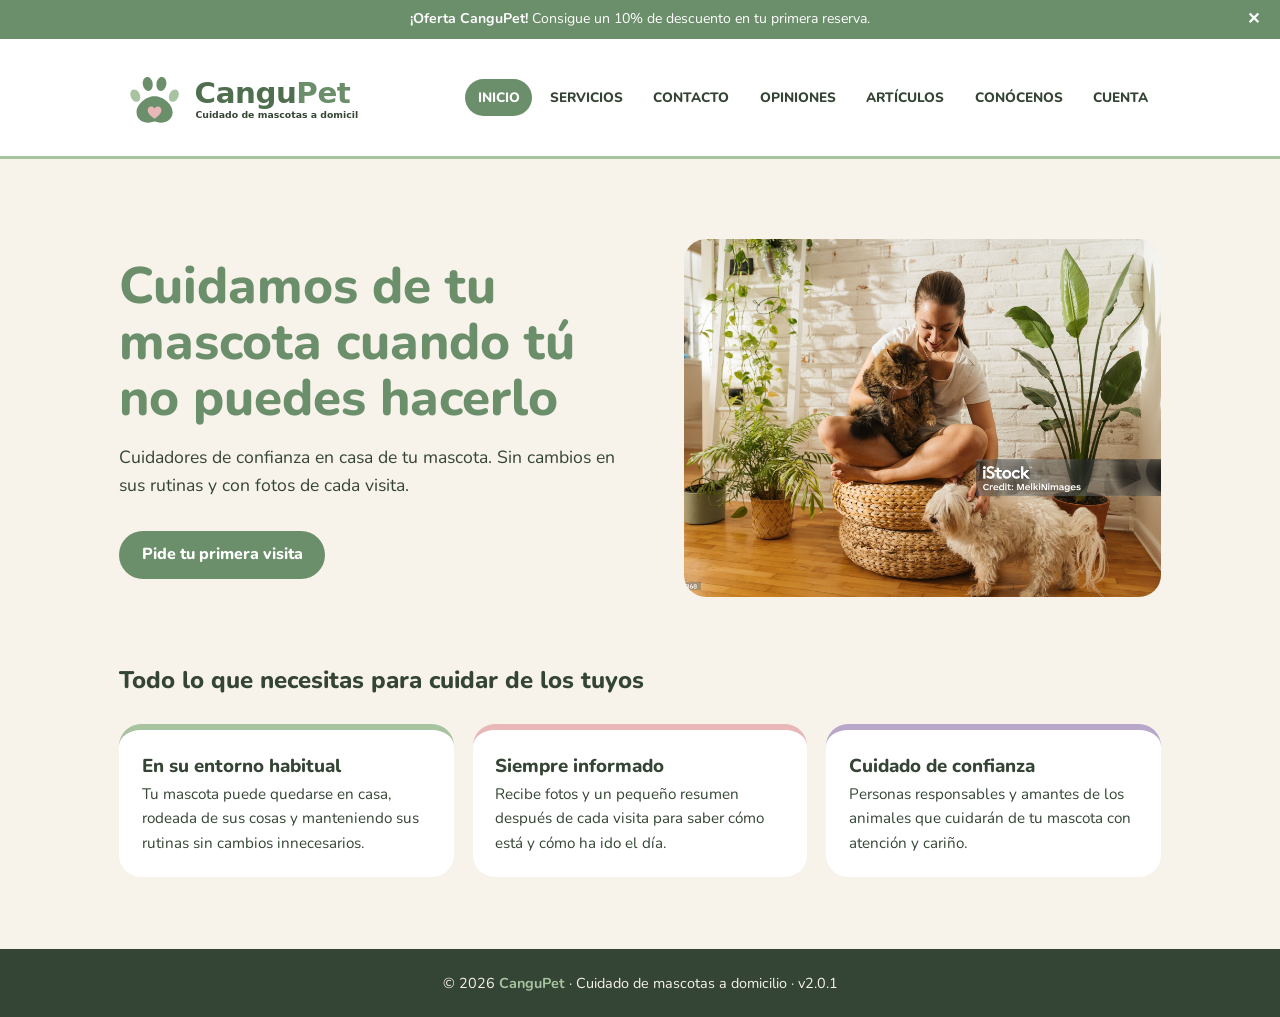
<file: index.html>
<!DOCTYPE html>
<html lang="es">

<head>
    <meta charset="utf-8">
    <meta name="viewport" content="width=device-width, initial-scale=1">
    <title>CanguPet · Cuidado de mascotas a domicilio</title>
    <meta name="description"
        content="Cuidamos de tu perro o tu gato en casa cuando tú no puedes. Personas cercanas y de confianza, con fotos y resumen tras cada visita. Pide tu primera visita.">

    <link rel="preconnect" href="https://fonts.googleapis.com">
    <link rel="preconnect" href="https://fonts.gstatic.com" crossorigin>
    <link href="https://fonts.googleapis.com/css2?family=Nunito:wght@400;600;800&display=swap" rel="stylesheet">

    <link rel="stylesheet" href="estilos.css">
</head>

<body>

    <div class="top-banner" id="topBanner">
        <span>
            <strong>¡Oferta CanguPet!</strong>
            Consigue un 10% de descuento en tu primera reserva.
        </span>

        <button class="banner-close"
            onclick="document.getElementById('topBanner').style.display='none'"
            aria-label="Cerrar aviso">
            ✕
        </button>
    </div>

    <header>
        <div class="bar">

            <a class="brand" href="index.html">
                <img src="imagenes/cangupet-frase.svg" alt="CanguPet, cuidado de mascotas a domicilio" width="240"
                    height="76">
            </a>

            <nav aria-label="Principal">
                <a class="on" href="index.html" aria-current="page">INICIO</a>
                <a href="servicio.html">SERVICIOS</a>
                <a href="contact.html">CONTACTO</a>
                <a href="opiniones.html">OPINIONES</a>
                <a href="articulo.html">ARTÍCULOS</a>
                <a href="conocenos.html">CONÓCENOS</a>
                <a href="cuenta.html">CUENTA</a>
            </nav>

        </div>
    </header>

    <main>

        <section class="hero">

            <div class="hero-texto">
                <h1>Cuidamos de tu mascota cuando tú no puedes hacerlo</h1>

                <p>
                    Cuidadores de confianza en casa de tu mascota. Sin cambios en
                    sus rutinas y con fotos de cada visita.
                </p>

                <a class="btn" href="contact.html">Pide tu primera visita</a>
            </div>

            <img class="hero-foto" src="imagenes/foto-inicio.jpg"
                alt="Cuidadora sonriente sentada en casa con un gato en brazos mientras acaricia a un perro blanco"
                width="2048" height="1365">

        </section>

        <section aria-labelledby="ventajas">
            <h2 id="ventajas">Todo lo que necesitas para cuidar de los tuyos</h2>

            <div class="grid">

                <article class="card">
                    <h3>En su entorno habitual</h3>
                    <p>
                        Tu mascota puede quedarse en casa, rodeada de sus cosas
                        y manteniendo sus rutinas sin cambios innecesarios.
                    </p>
                </article>

                <article class="card">
                    <h3>Siempre informado</h3>
                    <p>
                        Recibe fotos y un pequeño resumen después de cada visita
                        para saber cómo está y cómo ha ido el día.
                    </p>
                </article>

                <article class="card">
                    <h3>Cuidado de confianza</h3>
                    <p>
                        Personas responsables y amantes de los animales que
                        cuidarán de tu mascota con atención y cariño.
                    </p>
                </article>

            </div>
        </section>

    </main>

    <footer>
        © 2026 <b>CanguPet</b> · Cuidado de mascotas a domicilio · v2.0.1
    </footer>

</body>

</html>
</file>
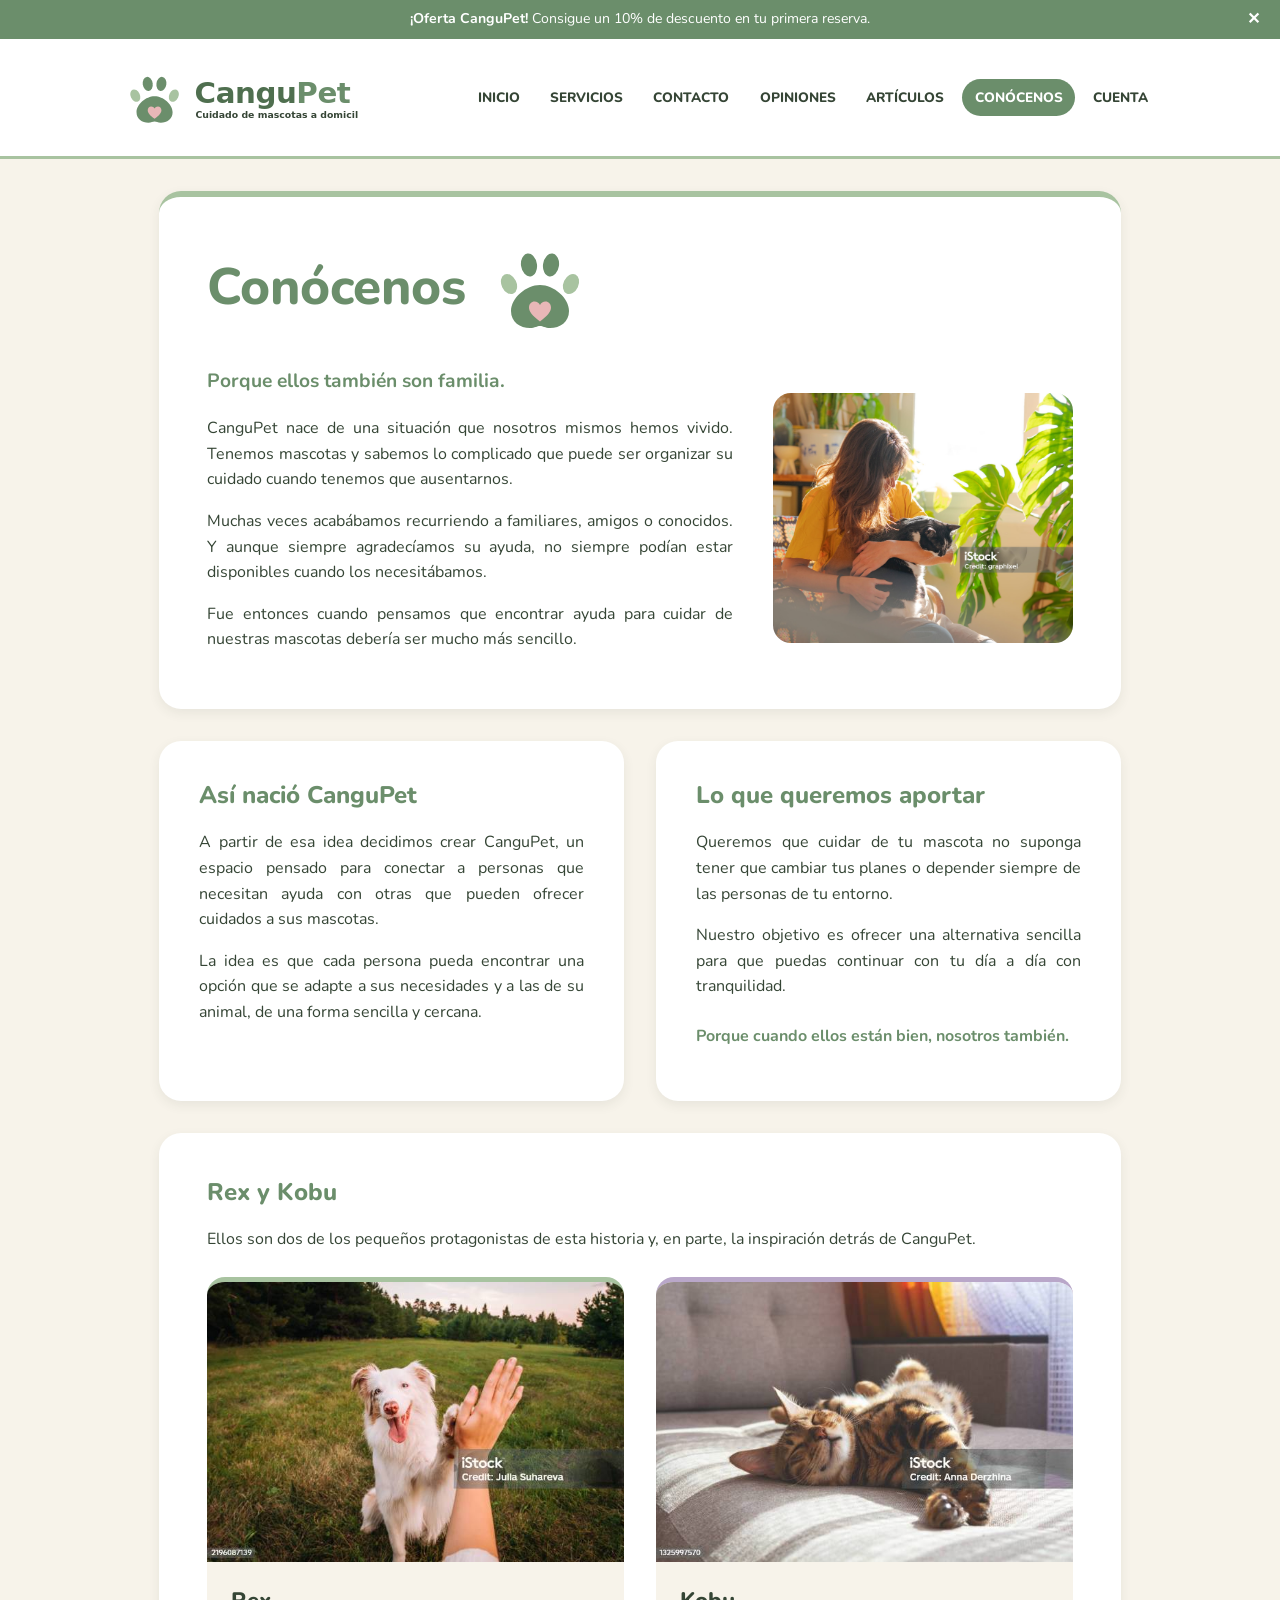
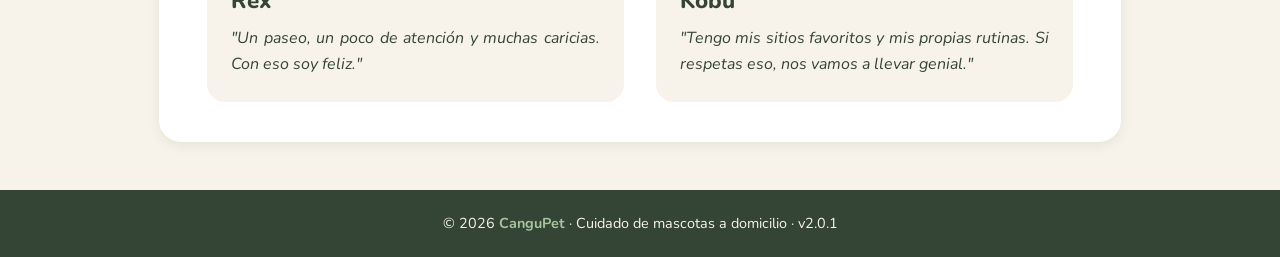
<file: conocenos.html>
<!DOCTYPE html>
<html lang="es">

<head>
    <meta charset="UTF-8">
    <meta name="viewport" content="width=device-width, initial-scale=1.0">

    <title>Conócenos - CanguPet</title>

    <link rel="preconnect" href="https://fonts.googleapis.com">
    <link rel="preconnect" href="https://fonts.gstatic.com" crossorigin>
    <link href="https://fonts.googleapis.com/css2?family=Nunito:wght@400;600;800&display=swap"
        rel="stylesheet">

    <link rel="stylesheet" href="estilos.css">
</head>

<body>

    <div class="top-banner" id="topBanner">
        <span>
            <strong>¡Oferta CanguPet!</strong>
            Consigue un 10% de descuento en tu primera reserva.
        </span>

        <button class="banner-close"
            onclick="document.getElementById('topBanner').style.display='none'"
            aria-label="Cerrar aviso">
            ✕
        </button>
    </div>

    <header>
        <div class="bar">

            <a class="brand" href="index.html">
                <img src="imagenes/cangupet-frase.svg"
                    alt="CanguPet, cuidado de mascotas a domicilio"
                    width="240"
                    height="76">
            </a>

            <nav aria-label="Principal">
                <a href="index.html">INICIO</a>
                <a href="servicio.html">SERVICIOS</a>
                <a href="contact.html">CONTACTO</a>
                <a href="opiniones.html">OPINIONES</a>
                <a href="articulo.html">ARTÍCULOS</a>
                <a class="on" href="conocenos.html" aria-current="page">CONÓCENOS</a>
                <a href="cuenta.html">CUENTA</a>
            </nav>

        </div>
    </header>

    <main class="conocenos-main">

        <!-- INTRODUCCIÓN -->

        <section class="conocenos-intro">

            <div class="conocenos-intro-cabecera">

                <h1>Conócenos</h1>

                <img class="conocenos-logo"
                    src="imagenes/cangupet-logo.svg"
                    alt="Logo de CanguPet">

            </div>

            <div class="conocenos-intro-contenido">

                <div class="conocenos-intro-texto">

                    <p class="destacado">
                        <strong>Porque ellos también son familia.</strong>
                    </p>

                    <p>
                        CanguPet nace de una situación que nosotros mismos hemos vivido.
                        Tenemos mascotas y sabemos lo complicado que puede ser organizar
                        su cuidado cuando tenemos que ausentarnos.
                    </p>

                    <p>
                        Muchas veces acabábamos recurriendo a familiares, amigos o
                        conocidos. Y aunque siempre agradecíamos su ayuda, no siempre
                        podían estar disponibles cuando los necesitábamos.
                    </p>

                    <p>
                        Fue entonces cuando pensamos que encontrar ayuda para cuidar de
                        nuestras mascotas debería ser mucho más sencillo.
                    </p>

                </div>

                <img class="conocenos-imagen"
                    src="imagenes/conocenos.jpg"
                    alt="Imagen relacionada con el cuidado de mascotas">

            </div>

        </section>

        <!-- DOS COLUMNAS -->

        <div class="conocenos-columnas">

            <section>

                <h2>Así nació CanguPet</h2>

                <p>
                    A partir de esa idea decidimos crear CanguPet, un espacio
                    pensado para conectar a personas que necesitan ayuda con
                    otras que pueden ofrecer cuidados a sus mascotas.
                </p>

                <p>
                    La idea es que cada persona pueda encontrar una opción que
                    se adapte a sus necesidades y a las de su animal, de una
                    forma sencilla y cercana.
                </p>

            </section>

            <section>

                <h2>Lo que queremos aportar</h2>

                <p>
                    Queremos que cuidar de tu mascota no suponga tener que
                    cambiar tus planes o depender siempre de las personas de
                    tu entorno.
                </p>

                <p>
                    Nuestro objetivo es ofrecer una alternativa sencilla para
                    que puedas continuar con tu día a día con tranquilidad.
                </p>

                <p class="frase-final">
                    <strong>
                        Porque cuando ellos están bien, nosotros también.
                    </strong>
                </p>

            </section>

        </div>

        <!-- REX Y KOBU -->

        <section class="conocenos-mascotas">

            <h2>Rex y Kobu</h2>

            <p>
                Ellos son dos de los pequeños protagonistas de esta historia y,
                en parte, la inspiración detrás de CanguPet.
            </p>

            <div class="mascotas-grid">

                <article class="mascota-card">

                    <img src="imagenes/rex.jpg"
                        alt="Rex, perro de CanguPet">

                    <div class="mascota-info">

                        <h3>Rex</h3>

                        <p>
                            <em>
                                "Un paseo, un poco de atención y muchas caricias.
                                Con eso soy feliz."
                            </em>
                        </p>

                    </div>

                </article>

                <article class="mascota-card">

                    <img src="imagenes/kobu.jpg"
                        alt="Kobu, gato de CanguPet">

                    <div class="mascota-info">

                        <h3>Kobu</h3>

                        <p>
                            <em>
                                "Tengo mis sitios favoritos y mis propias rutinas.
                                Si respetas eso, nos vamos a llevar genial."
                            </em>
                        </p>

                    </div>

                </article>

            </div>

        </section>

    </main>

    <footer>
        © 2026 <b>CanguPet</b> · Cuidado de mascotas a domicilio · v2.0.1
    </footer>

</body>

</html>
</file>
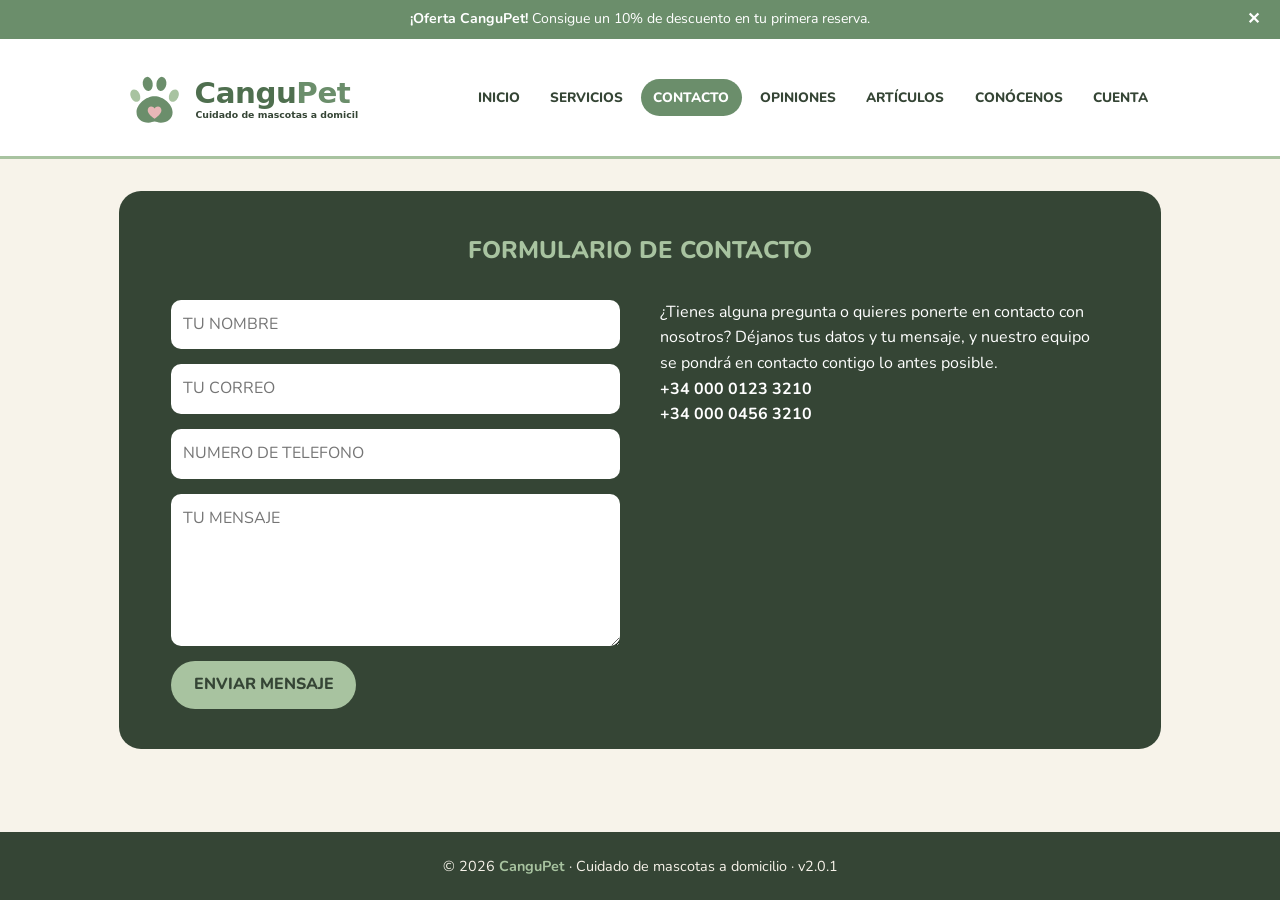
<file: contact.html>
<!DOCTYPE html>
<html lang="es">

<head>
    <meta charset="UTF-8">
    <meta name="viewport" content="width=device-width, initial-scale=1.0">

    <title>CanguPet - Contact</title>

    <link rel="preconnect" href="https://fonts.googleapis.com">
    <link rel="preconnect" href="https://fonts.gstatic.com" crossorigin>
    <link href="https://fonts.googleapis.com/css2?family=Nunito:wght@400;600;800&display=swap"
        rel="stylesheet">

    <link rel="stylesheet" href="estilos.css">
</head>

<body>

    <div class="top-banner" id="topBanner">
        <span>
            <strong>¡Oferta CanguPet!</strong>
            Consigue un 10% de descuento en tu primera reserva.
        </span>

        <button class="banner-close"
            onclick="document.getElementById('topBanner').style.display='none'"
            aria-label="Cerrar aviso">
            ✕
        </button>
    </div>

    <header>
        <div class="bar">

            <a class="brand" href="index.html">
                <img src="imagenes/cangupet-frase.svg"
                    alt="CanguPet, cuidado de mascotas a domicilio"
                    width="240"
                    height="76">
            </a>

            <nav aria-label="Principal">
                <a href="index.html">INICIO</a>
                <a href="servicio.html">SERVICIOS</a>
                <a class="on" href="contact.html" aria-current="page">CONTACTO</a>
                <a href="opiniones.html">OPINIONES</a>
                <a href="articulo.html">ARTÍCULOS</a>
                <a href="conocenos.html">CONÓCENOS</a>
                <a href="cuenta.html">CUENTA</a>
            </nav>

        </div>
    </header>

    <main>

        <div class="contact-page">

            <h2>FORMULARIO DE CONTACTO</h2>

            <div class="two-columns">

                <!-- Left Column: The Form -->
                <form action="#" method="post" class="form-side">

                    <input type="text" name="name" placeholder="TU NOMBRE" required>

                    <input type="email" name="email" placeholder="TU CORREO" required>

                    <div class="split-inputs">
                        <input type="tel" name="phone" placeholder="NUMERO DE TELEFONO" required>
                    </div>

                    <textarea name="message" rows="5" placeholder="TU MENSAJE" required></textarea>

                    <button type="submit">ENVIAR MENSAJE</button>

                </form>

                <!-- Right Column: The Info -->
                <div class="info-side">

                    <p>
                        ¿Tienes alguna pregunta o quieres ponerte en contacto con nosotros?
                        Déjanos tus datos y tu mensaje, y nuestro equipo se pondrá en contacto
                        contigo lo antes posible.
                    </p>

                    <h4>+34 000 0123 3210</h4>
                    <h4>+34 000 0456 3210</h4>

                </div>

            </div>

        </div>

    </main>

    <footer>
        © 2026 <b>CanguPet</b> · Cuidado de mascotas a domicilio · v2.0.1
    </footer>

</body>

</html>
</file>
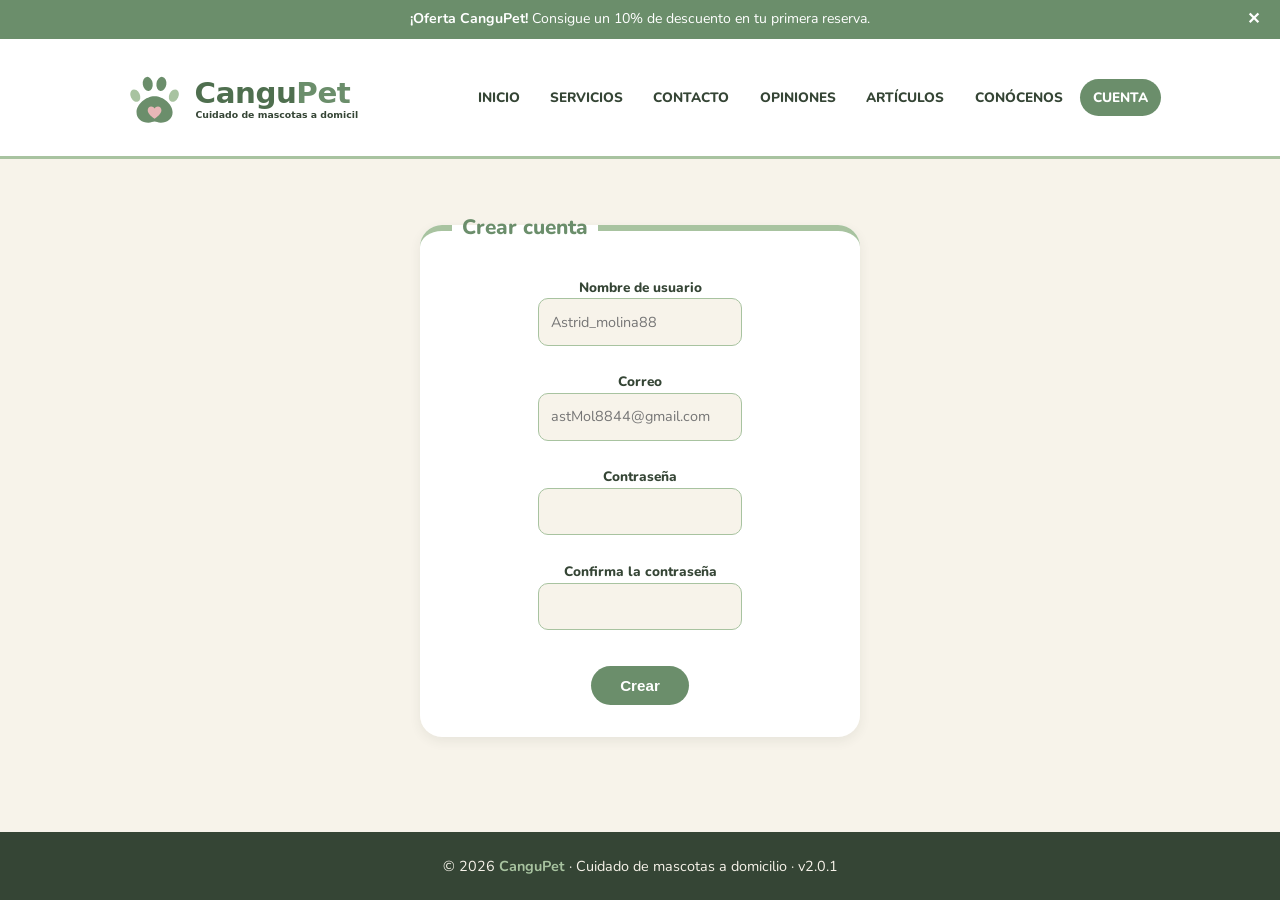
<file: cuenta.html>
<!DOCTYPE html>
<html lang="es">

<head>
    <meta charset="UTF-8">
    <meta name="viewport" content="width=device-width, initial-scale=1.0">

    <title>Registro - CanguPet</title>

    <link rel="preconnect" href="https://fonts.googleapis.com">
    <link rel="preconnect" href="https://fonts.gstatic.com" crossorigin>
    <link href="https://fonts.googleapis.com/css2?family=Nunito:wght@400;600;800&display=swap"
        rel="stylesheet">

    <link rel="stylesheet" href="estilos.css">
    <script src="scrip.js" defer></script>
</head>

<body>

    <div class="top-banner" id="topBanner">
        <span>
            <strong>¡Oferta CanguPet!</strong>
            Consigue un 10% de descuento en tu primera reserva.
        </span>

        <button class="banner-close"
            onclick="document.getElementById('topBanner').style.display='none'"
            aria-label="Cerrar aviso">
            ✕
        </button>
    </div>

    <header>
        <div class="bar">

            <a class="brand" href="index.html">
                <img src="imagenes/cangupet-frase.svg"
                    alt="CanguPet, cuidado de mascotas a domicilio"
                    width="240"
                    height="76">
            </a>

            <nav aria-label="Principal">
                <a href="index.html">INICIO</a>
                <a href="servicio.html">SERVICIOS</a>
                <a href="contact.html">CONTACTO</a>
                <a href="opiniones.html">OPINIONES</a>
                <a href="articulo.html">ARTÍCULOS</a>
                <a href="conocenos.html">CONÓCENOS</a>
                <a class="on" href="cuenta.html" aria-current="page">CUENTA</a>
            </nav>

        </div>
    </header>

    <main>

        <div class="registro-container">

            <form>
                <fieldset class="caja">

                    <legend id="titulo">Crear cuenta</legend>

                    <label for="nombre">Nombre de usuario</label>
                    <input type="text" id="nombre" placeholder="Astrid_molina88"><br>

                    <label for="correo">Correo</label>
                    <input type="email" id="correo" placeholder="astMol8844@gmail.com"><br>

                    <label for="contraseña">Contraseña</label>
                    <input type="password" id="contraseña"><br>

                    <label for="confirm">Confirma la contraseña</label>
                    <input type="password" id="confirm"><br>

                    <button type="submit" id="crear_cuenta">Crear</button>

                </fieldset>
            </form>

        </div>

    </main>

    <footer>
        © 2026 <b>CanguPet</b> · Cuidado de mascotas a domicilio · v2.0.1
    </footer>

</body>

</html>
</file>
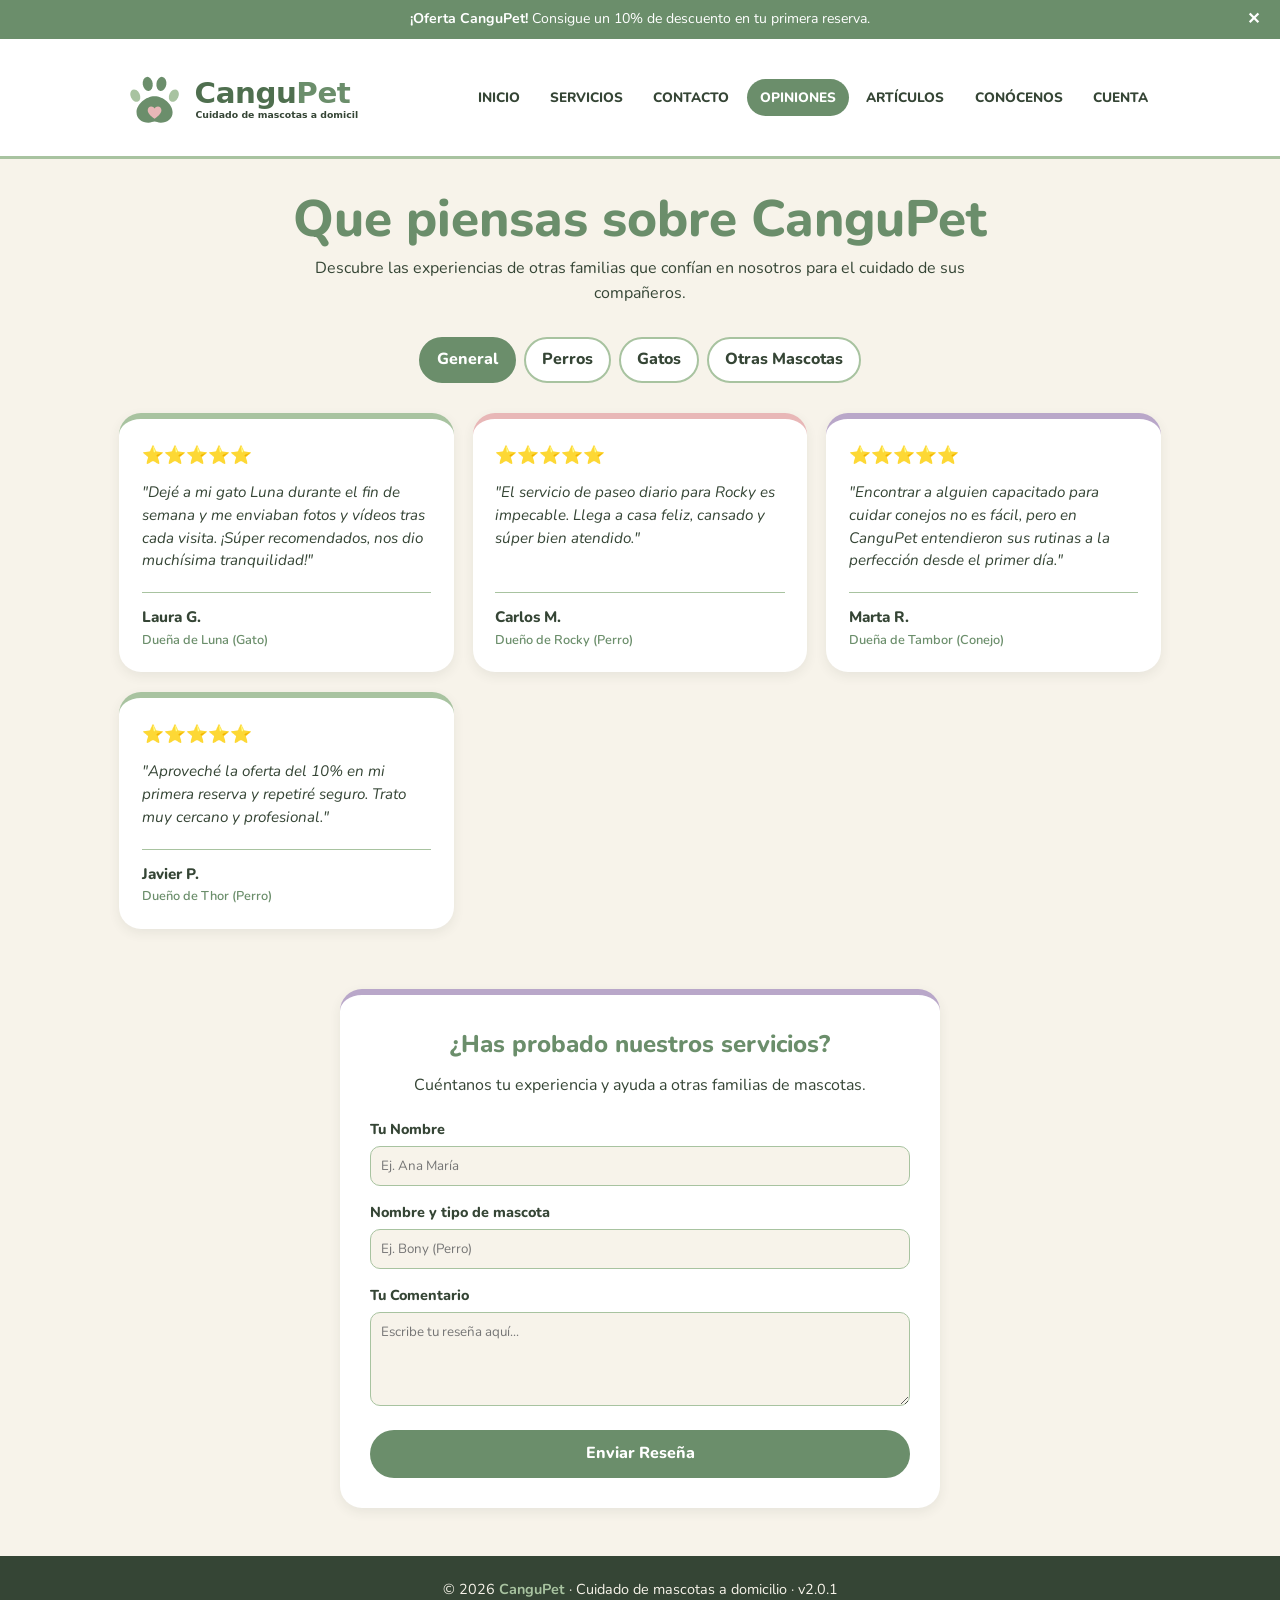
<file: opiniones.html>
<!DOCTYPE html>
<html lang="es">

<head>
    <meta charset="UTF-8">
    <meta name="viewport" content="width=device-width, initial-scale=1.0">

    <title>CanguPet - Opiniones de Clientes</title>

    <link rel="preconnect" href="https://fonts.googleapis.com">
    <link rel="preconnect" href="https://fonts.gstatic.com" crossorigin>
    <link href="https://fonts.googleapis.com/css2?family=Nunito:wght@400;600;800&display=swap"
        rel="stylesheet">

    <link rel="stylesheet" href="estilos.css">
</head>

<body>

    <div class="top-banner" id="topBanner">
        <span>
            <strong>¡Oferta CanguPet!</strong>
            Consigue un 10% de descuento en tu primera reserva.
        </span>

        <button class="banner-close"
            onclick="document.getElementById('topBanner').style.display='none'"
            aria-label="Cerrar aviso">
            ✕
        </button>
    </div>

    <header>
        <div class="bar">

            <a class="brand" href="index.html">
                <img src="imagenes/cangupet-frase.svg"
                    alt="CanguPet, cuidado de mascotas a domicilio"
                    width="240"
                    height="76">
            </a>

            <nav aria-label="Principal">
                <a href="index.html">INICIO</a>
                <a href="servicio.html">SERVICIOS</a>
                <a href="contact.html">CONTACTO</a>
                <a class="on" href="opiniones.html" aria-current="page">OPINIONES</a>
                <a href="articulo.html">ARTÍCULOS</a>
                <a href="conocenos.html">CONÓCENOS</a>
                <a href="cuenta.html">CUENTA</a>
            </nav>

        </div>
    </header>

    <main class="opiniones-main">

        <h1>Que piensas sobre CanguPet</h1>

        <p class="subtitle">
            Descubre las experiencias de otras familias que confían en nosotros
            para el cuidado de sus compañeros.
        </p>

        <!-- Filtros de Opiniones -->

        <div class="filter-container">

            <button class="filter-btn active" data-filter="todos">
                General
            </button>

            <button class="filter-btn" data-filter="perros">
                Perros
            </button>

            <button class="filter-btn" data-filter="gatos">
                Gatos
            </button>

            <button class="filter-btn" data-filter="otros">
                Otras Mascotas
            </button>

        </div>

        <!-- Cuadro de Reseñas -->

        <div class="opiniones-grid">

            <article class="opinion-card" data-category="gatos">

                <div class="stars">⭐⭐⭐⭐⭐</div>

                <p class="comentario">
                    "Dejé a mi gato Luna durante el fin de semana y me enviaban
                    fotos y vídeos tras cada visita. ¡Súper recomendados, nos dio
                    muchísima tranquilidad!"
                </p>

                <div class="autor-info">
                    <span class="autor-nombre">Laura G.</span>
                    <span class="mascota-tag">Dueña de Luna (Gato)</span>
                </div>

            </article>

            <article class="opinion-card" data-category="perros">

                <div class="stars">⭐⭐⭐⭐⭐</div>

                <p class="comentario">
                    "El servicio de paseo diario para Rocky es impecable. Llega a
                    casa feliz, cansado y súper bien atendido."
                </p>

                <div class="autor-info">
                    <span class="autor-nombre">Carlos M.</span>
                    <span class="mascota-tag">Dueño de Rocky (Perro)</span>
                </div>

            </article>

            <article class="opinion-card" data-category="otros">

                <div class="stars">⭐⭐⭐⭐⭐</div>

                <p class="comentario">
                    "Encontrar a alguien capacitado para cuidar conejos no es fácil,
                    pero en CanguPet entendieron sus rutinas a la perfección desde
                    el primer día."
                </p>

                <div class="autor-info">
                    <span class="autor-nombre">Marta R.</span>
                    <span class="mascota-tag">Dueña de Tambor (Conejo)</span>
                </div>

            </article>

            <article class="opinion-card" data-category="perros">

                <div class="stars">⭐⭐⭐⭐⭐</div>

                <p class="comentario">
                    "Aproveché la oferta del 10% en mi primera reserva y repetiré
                    seguro. Trato muy cercano y profesional."
                </p>

                <div class="autor-info">
                    <span class="autor-nombre">Javier P.</span>
                    <span class="mascota-tag">Dueño de Thor (Perro)</span>
                </div>

            </article>

        </div>

        <!-- Formulario para Dejar Opinión -->

        <section class="nueva-opinion-section">

            <h2>¿Has probado nuestros servicios?</h2>

            <p>
                Cuéntanos tu experiencia y ayuda a otras familias de mascotas.
            </p>

            <form id="formOpinion" class="caja-opinion">

                <div class="form-group">

                    <label for="nombreCliente">
                        Tu Nombre
                    </label>

                    <input type="text"
                        id="nombreCliente"
                        placeholder="Ej. Ana María"
                        required>

                </div>

                <div class="form-group">

                    <label for="nombreMascota">
                        Nombre y tipo de mascota
                    </label>

                    <input type="text"
                        id="nombreMascota"
                        placeholder="Ej. Bony (Perro)"
                        required>

                </div>

                <div class="form-group">

                    <label for="textoOpinion">
                        Tu Comentario
                    </label>

                    <textarea id="textoOpinion"
                        rows="4"
                        placeholder="Escribe tu reseña aquí..."
                        required></textarea>

                </div>

                <button type="submit" class="btn">
                    Enviar Reseña
                </button>

            </form>

        </section>

    </main>

    <footer>
        © 2026 <b>CanguPet</b> · Cuidado de mascotas a domicilio · v2.0.1
    </footer>

    <script src="opiniones.js" defer></script>

</body>

</html>
</file>
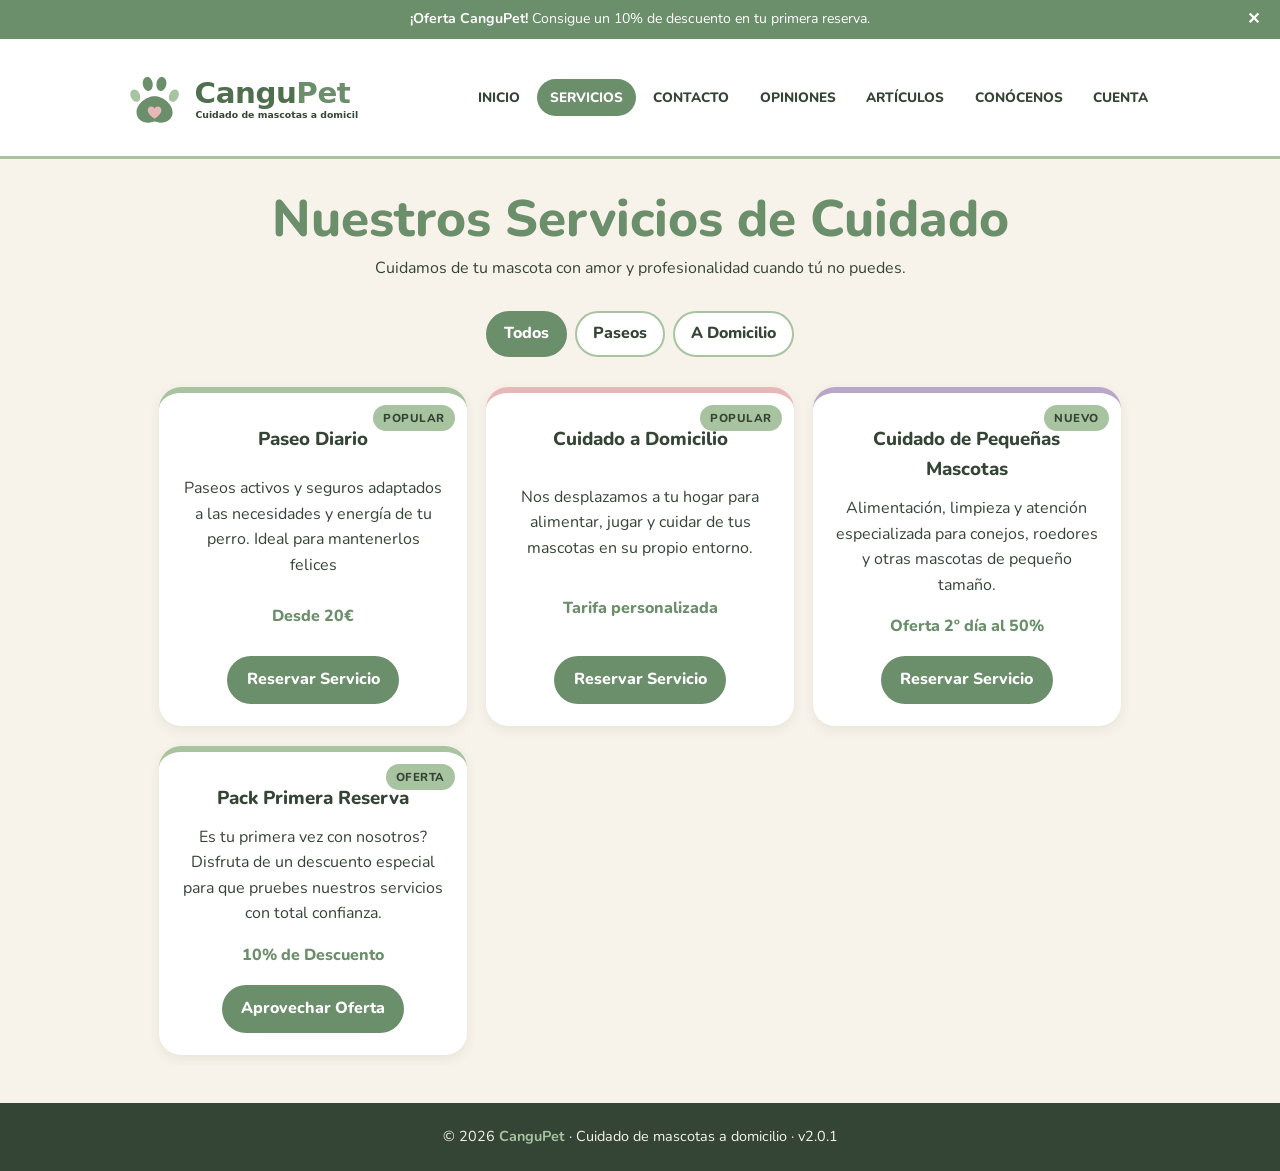
<file: servicio.html>
<!DOCTYPE html>
<html lang="es">

<head>
    <meta charset="UTF-8">
    <meta name="viewport" content="width=device-width, initial-scale=1.0">

    <title>CanguPet - Nuestros Servicios</title>

    <link rel="preconnect" href="https://fonts.googleapis.com">
    <link rel="preconnect" href="https://fonts.gstatic.com" crossorigin>
    <link href="https://fonts.googleapis.com/css2?family=Nunito:wght@400;600;800&display=swap"
        rel="stylesheet">

    <link rel="stylesheet" href="estilos.css">
    <script src="servicios.js" defer></script>
</head>

<body>

    <div class="top-banner" id="topBanner">
        <span>
            <strong>¡Oferta CanguPet!</strong>
            Consigue un 10% de descuento en tu primera reserva.
        </span>

        <button class="banner-close"
            onclick="document.getElementById('topBanner').style.display='none'"
            aria-label="Cerrar aviso">
            ✕
        </button>
    </div>

    <header>
        <div class="bar">

            <a class="brand" href="index.html">
                <img src="imagenes/cangupet-frase.svg"
                    alt="CanguPet, cuidado de mascotas a domicilio"
                    width="240"
                    height="76">
            </a>

            <nav aria-label="Principal">
                <a href="index.html">INICIO</a>
                <a class="on" href="servicio.html" aria-current="page">SERVICIOS</a>
                <a href="contact.html">CONTACTO</a>
                <a href="opiniones.html">OPINIONES</a>
                <a href="articulo.html">ARTÍCULOS</a>
                <a href="conocenos.html">CONÓCENOS</a>
                <a href="cuenta.html">CUENTA</a>
            </nav>

        </div>
    </header>

    <main class="servicios-main">

        <h1>Nuestros Servicios de Cuidado</h1>

        <p class="subtitle">
            Cuidamos de tu mascota con amor y profesionalidad cuando tú no puedes.
        </p>

        <div class="filter-container">
            <button class="filter-btn active" data-filter="all">Todos</button>
            <button class="filter-btn" data-filter="paseo">Paseos</button>
            <button class="filter-btn" data-filter="domicilio">A Domicilio</button>
        </div>

        <div class="servicios-container">

            <article class="servicio-card" data-category="paseo">
                <span class="badge">Popular</span>

                <h3>Paseo Diario</h3>

                <p>
                    Paseos activos y seguros adaptados a las necesidades y energía
                    de tu perro. Ideal para mantenerlos felices
                </p>

                <div class="precio">Desde 20€</div>

                <button class="detalle-btn">Reservar Servicio</button>
            </article>

            <article class="servicio-card" data-category="domicilio">
                <span class="badge">Popular</span>

                <h3>Cuidado a Domicilio</h3>

                <p>
                    Nos desplazamos a tu hogar para alimentar, jugar y cuidar de
                    tus mascotas en su propio entorno.
                </p>

                <div class="precio">Tarifa personalizada</div>

                <button class="detalle-btn">Reservar Servicio</button>
            </article>

            <article class="servicio-card" data-category="domicilio">
                <span class="badge">Nuevo</span>

                <h3>Cuidado de Pequeñas Mascotas</h3>

                <p>
                    Alimentación, limpieza y atención especializada para conejos,
                    roedores y otras mascotas de pequeño tamaño.
                </p>

                <div class="precio">Oferta 2º día al 50%</div>

                <button class="detalle-btn">Reservar Servicio</button>
            </article>

            <article class="servicio-card" data-category="paseo">
                <span class="badge">Oferta</span>

                <h3>Pack Primera Reserva</h3>

                <p>
                    Es tu primera vez con nosotros? Disfruta de un descuento especial
                    para que pruebes nuestros servicios con total confianza.
                </p>

                <div class="precio">10% de Descuento</div>

                <button class="detalle-btn">Aprovechar Oferta</button>
            </article>

        </div>

    </main>

    <footer>
        © 2026 <b>CanguPet</b> · Cuidado de mascotas a domicilio · v2.0.1
    </footer>

</body>

</html>
</file>
<file: estilos.css>
/* ================================================================
   estilos.css — Hoja de estilos de CanguPet
   ================================================================ */


/* ----------------------------------------------------------------
   1. ESTILOS GENERALES
   ---------------------------------------------------------------- */

* {
    box-sizing: border-box;
    margin: 0;
    padding: 0;
}

html,
body {
    min-height: 100%;
}

body {
    background-color: #F7F3EA;
    min-height: 100vh;
    font-family: "Nunito", "Trebuchet MS", sans-serif;
    color: #354535;
    line-height: 1.6;
    display: flex;
    flex-direction: column;
}

main {
    width: 100%;
    max-width: 1080px;
    margin: 0 auto;
    padding: 2rem 1.2rem 3rem;
    flex: 1;
}

h1 {
    font-size: clamp(2rem, 5vw, 3.2rem);
    line-height: 1.1;
    font-weight: 800;
    color: #6B8E6B;
}

h2 {
    font-size: 1.5rem;
    font-weight: 800;
    margin-bottom: 0.6rem;
}

h3 {
    font-weight: 800;
}

p {
    max-width: 62ch;
}


/* ----------------------------------------------------------------
   2. CABECERA Y NAVEGACIÓN
   ---------------------------------------------------------------- */

header,
.site-header {
    background-color: #FFFFFF;
    border-bottom: 3px solid #A8C3A0;
    position: sticky;
    top: 0;
    z-index: 5;
    padding: 10px 20px;
}

.bar {
    max-width: 1080px;
    margin: 0 auto;
    padding: 0.7rem 1.2rem;
    display: flex;
    align-items: center;
    justify-content: space-between;
    gap: 1rem;
    flex-wrap: wrap;
}

.brand {
    display: flex;
    align-items: center;
    text-decoration: none;
}

.brand img {
    width: 240px;
    height: auto;
    display: block;
}

nav,
.nav-links {
    display: flex;
    gap: 0.3rem;
    flex-wrap: wrap;
    align-items: center;
}

nav a,
.nav-links a {
    text-decoration: none;
    font-weight: 800;
    font-size: 0.85rem;
    padding: 0.45rem 0.8rem;
    border-radius: 999px;
    color: #354535;
    transition: background-color 0.2s, color 0.2s;
}

nav a:hover,
.nav-links a:hover {
    background-color: #F7F3EA;
}

nav a.on,
nav a.active,
.nav-links a.active {
    background-color: #6B8E6B;
    color: #FFFFFF;
}


/* ----------------------------------------------------------------
   3. FOOTER
   ---------------------------------------------------------------- */

footer {
    background-color: #354535;
    color: #F7F3EA;
    text-align: center;
    padding: 1.4rem 1rem;
    font-size: 0.9rem;
    margin-top: auto;
}

footer b {
    color: #A8C3A0;
}


/* ----------------------------------------------------------------
   4. BANNER SUPERIOR
   ---------------------------------------------------------------- */

.top-banner {
    background-color: #6B8E6B;
    color: #FFFFFF;
    text-align: center;
    padding: 8px 15px;
    font-size: 0.88rem;
    display: flex;
    justify-content: center;
    align-items: center;
    position: relative;
    z-index: 10;
}

.top-banner span {
    margin: 0 auto;
}

.banner-close {
    position: absolute;
    right: 15px;
    background: transparent;
    border: none;
    color: #FFFFFF;
    font-size: 1rem;
    cursor: pointer;
    font-weight: 800;
    padding: 0 5px;
    line-height: 1;
    transition: opacity 0.2s;
}

.banner-close:hover {
    opacity: 0.7;
}


/* ----------------------------------------------------------------
   5. BOTONES GENERALES
   ---------------------------------------------------------------- */

.btn {
    display: inline-block;
    background-color: #6B8E6B;
    color: #FFFFFF;
    font: inherit;
    font-weight: 800;
    padding: 0.7rem 1.4rem;
    border-radius: 999px;
    border: none;
    text-decoration: none;
    cursor: pointer;
    transition: background-color 0.2s, transform 0.1s;
}

.btn:hover {
    background-color: #354535;
    transform: translateY(-1px);
}


/* ----------------------------------------------------------------
   6. INICIO
   ---------------------------------------------------------------- */

.hero {
    display: grid;
    grid-template-columns: 1.1fr 1fr;
    gap: 2.5rem;
    align-items: center;
    padding: 3rem 0 4rem;
}

.hero h1 {
    max-width: none;
    margin-bottom: 1rem;
}

.hero p {
    max-width: 650px;
    margin-bottom: 2rem;
    font-size: 1.1rem;
}

.hero-foto {
    width: 100%;
    height: auto;
    aspect-ratio: 4 / 3;
    object-fit: cover;
    border-radius: 22px;
    display: block;
}

.grid {
    display: grid;
    grid-template-columns: repeat(auto-fit, minmax(240px, 1fr));
    gap: 1.2rem;
    margin: 1.5rem 0;
}

.card {
    background-color: #FFFFFF;
    border-radius: 22px;
    padding: 1.4rem;
    border-top: 6px solid #A8C3A0;
    position: relative;
}

.card:nth-child(3n + 2) {
    border-color: #E8B7B7;
}

.card:nth-child(3n) {
    border-color: #B9A7C9;
}

.card p {
    font-size: 0.95rem;
}


/* ----------------------------------------------------------------
   7. CREAR CUENTA
   ---------------------------------------------------------------- */

.registro-container {
    display: flex;
    justify-content: center;
    align-items: center;
    width: 100%;
    padding: 20px 0;
}

.registro-container form {
    width: 100%;
}

form {
    width: 100%;
}

.caja {
    background-color: #FFFFFF;
    width: 100%;
    max-width: 440px;
    margin: 0 auto;
    padding: 2rem;
    border: none;
    border-top: 6px solid #A8C3A0;
    border-radius: 22px;
    box-shadow: 0 4px 12px rgba(53, 69, 53, 0.08);
    display: flex;
    flex-direction: column;
    align-items: center;
}

#titulo {
    font-weight: 800;
    font-size: 1.3rem;
    color: #6B8E6B;
    padding: 0 10px;
}

.form-group,
.caja div {
    display: flex;
    justify-content: space-between;
    align-items: center;
    width: 100%;
    margin-bottom: 15px;
}

.caja label {
    text-align: left;
    flex: 1;
    font-size: 0.85rem;
    color: #354535;
    font-weight: 800;
}

.caja input {
    flex: 1.2;
    padding: 0.7rem;
    text-align: left;
    border: 1px solid #A8C3A0;
    border-radius: 10px;
    font: inherit;
    font-size: 0.9rem;
    background-color: #F7F3EA;
    color: #354535;
}

.caja input:focus {
    outline: 2px solid #6B8E6B;
    border-color: #6B8E6B;
}

#crear_cuenta {
    background-color: #6B8E6B;
    border: none;
    padding: 0.7rem 1.8rem;
    border-radius: 999px;
    cursor: pointer;
    font-weight: 800;
    color: #FFFFFF;
    font-size: 0.95rem;
    margin-top: 10px;
    transition: background-color 0.2s, transform 0.1s;
}

#crear_cuenta:hover {
    background-color: #354535;
    transform: translateY(-1px);
}


/* ----------------------------------------------------------------
   8. SERVICIOS
   ---------------------------------------------------------------- */

.servicios-main {
    max-width: 1000px;
    margin: 0 auto;
    text-align: center;
}

.servicios-main h1 {
    margin-bottom: 0.5rem;
}

.subtitle {
    text-align: center;
    max-width: 700px;
    margin: 0 auto 30px;
}

.filter-container {
    margin-bottom: 30px;
    display: flex;
    justify-content: center;
    flex-wrap: wrap;
    gap: 0.5rem;
}

.filter-btn {
    background-color: #FFFFFF;
    border: 2px solid #A8C3A0;
    color: #354535;
    padding: 0.5rem 1rem;
    margin: 0;
    border-radius: 999px;
    cursor: pointer;
    font: inherit;
    font-weight: 800;
    transition: background-color 0.2s, color 0.2s, border-color 0.2s;
}

.filter-btn.active,
.filter-btn:hover {
    background-color: #6B8E6B;
    border-color: #6B8E6B;
    color: #FFFFFF;
}

.servicios-container {
    display: grid;
    grid-template-columns: repeat(auto-fit, minmax(240px, 1fr));
    gap: 1.2rem;
}

.servicio-card {
    background-color: #FFFFFF;
    border: none;
    border-top: 6px solid #A8C3A0;
    border-radius: 22px;
    padding: 2rem 1.4rem 1.4rem;
    text-align: center;
    box-shadow: 0 4px 12px rgba(53, 69, 53, 0.08);
    display: flex;
    flex-direction: column;
    justify-content: space-between;
    position: relative;
}

.servicio-card:nth-child(3n + 2) {
    border-color: #E8B7B7;
}

.servicio-card:nth-child(3n) {
    border-color: #B9A7C9;
}

.servicio-card h3 {
    margin-bottom: 0.7rem;
}

.servicio-card p {
    max-width: 100%;
    margin-bottom: 1rem;
}

.servicio-card.hidden {
    display: none;
}

.precio {
    font-weight: 800;
    color: #6B8E6B;
    margin-bottom: 1rem;
}

.detalle-btn {
    align-self: center;
    background-color: #6B8E6B;
    color: #FFFFFF;
    border: none;
    padding: 0.7rem 1.2rem;
    border-radius: 999px;
    cursor: pointer;
    font: inherit;
    font-weight: 800;
    transition: background-color 0.2s, transform 0.1s;
}

.detalle-btn:hover {
    background-color: #354535;
    transform: translateY(-1px);
}


/* ----------------------------------------------------------------
   9. ARTÍCULOS
   ---------------------------------------------------------------- */

.articulos-main {
    max-width: 1080px;
    margin: 0 auto;
    text-align: center;
}

.articulos-main h1 {
    margin-bottom: 0.5rem;
}

.articulos-container {
    display: grid;
    grid-template-columns: repeat(auto-fit, minmax(280px, 1fr));
    gap: 1.2rem;
    margin-top: 30px;
    text-align: left;
}

.articulo-card {
    background-color: #FFFFFF;
    border: none;
    border-top: 6px solid #A8C3A0;
    border-radius: 22px;
    overflow: hidden;
    box-shadow: 0 4px 12px rgba(53, 69, 53, 0.08);
    display: flex;
    flex-direction: column;
    transition: transform 0.2s, box-shadow 0.2s;
    position: relative;
}

.articulo-card:nth-child(3n + 2) {
    border-color: #E8B7B7;
}

.articulo-card:nth-child(3n) {
    border-color: #B9A7C9;
}

.articulo-card:hover {
    transform: translateY(-4px);
    box-shadow: 0 8px 18px rgba(53, 69, 53, 0.12);
}

.articulo-img {
    background-color: #F7F3EA;
    font-size: 3.5em;
    padding: 25px;
    text-align: center;
    border-bottom: 2px solid #A8C3A0;
}

.articulo-content {
    padding: 1.4rem;
    display: flex;
    flex-direction: column;
    flex-grow: 1;
}

.articulo-content h3 {
    margin-bottom: 0.7rem;
}

.articulo-content p {
    max-width: 100%;
    margin-bottom: 1rem;
}

.leer-mas {
    text-decoration: none;
    color: #6B8E6B;
    font-weight: 800;
    font-size: 0.9rem;
    margin-top: auto;
}

.leer-mas:hover {
    color: #354535;
    text-decoration: underline;
}


/* ----------------------------------------------------------------
   10. CONTACTO
   ---------------------------------------------------------------- */

.contact-page {
    background-color: #354535;
    width: 100%;
    border-radius: 22px;
    padding: 2.5rem 5%;
    color: #FFFFFF;
}

.contact-page h2 {
    text-align: center;
    margin-bottom: 30px;
    color: #A8C3A0;
}

.two-columns {
    display: flex;
    gap: 40px;
    max-width: 1000px;
    margin: 0 auto;
    width: 100%;
}

.form-side,
.info-side {
    flex: 1;
}

.form-side {
    display: flex;
    flex-direction: column;
    gap: 15px;
}

.form-side label {
    font-weight: 800;
    margin-bottom: 0.3rem;
}

.form-side input,
.form-side textarea {
    width: 100%;
    padding: 0.75rem;
    border: none;
    border-radius: 10px;
    font: inherit;
    color: #354535;
    background-color: #FFFFFF;
}

.form-side input:focus,
.form-side textarea:focus {
    outline: 2px solid #A8C3A0;
}

.form-side button {
    background-color: #A8C3A0;
    color: #354535;
    border: none;
    padding: 0.7rem 1.4rem;
    font: inherit;
    font-weight: 800;
    cursor: pointer;
    align-self: flex-start;
    border-radius: 999px;
    transition: background-color 0.2s, transform 0.1s;
}

.form-side button:hover {
    background-color: #FFFFFF;
    transform: translateY(-1px);
}

.info-side h3 {
    color: #A8C3A0;
    margin-bottom: 10px;
}

.info-side p {
    max-width: 100%;
}


/* ----------------------------------------------------------------
   11. CONÓCENOS
   ---------------------------------------------------------------- */

.conocenos-main {
    max-width: 1000px;
}


/* INTRODUCCIÓN */

.conocenos-intro {
    background-color: #FFFFFF;
    border-radius: 22px;
    padding: 2.5rem 3rem;
    margin-bottom: 2rem;
    border-top: 6px solid #A8C3A0;
    box-shadow: 0 4px 12px rgba(53, 69, 53, 0.08);
}


/* TÍTULO + LOGO */

.conocenos-intro-cabecera {
    display: flex;
    align-items: center;
    gap: 1.5rem;
    margin-bottom: 1.8rem;
}

.conocenos-intro-cabecera h1 {
    margin: 0;
}

.conocenos-logo {
    width: 100px;
    height: auto;
    display: block;
}


/* TEXTO + IMAGEN */

.conocenos-intro-contenido {
    display: grid;
    grid-template-columns: 1fr 300px;
    gap: 2.5rem;
    align-items: center;
}

.conocenos-intro-texto {
    display: flex;
    flex-direction: column;
}

.conocenos-intro-texto p {
    max-width: 100%;
    margin-bottom: 1rem;
    text-align: justify;
}

.destacado {
    font-size: 1.2rem;
    color: #6B8E6B;
    margin-bottom: 1.2rem !important;
}


/* IMAGEN */

.conocenos-imagen {
    width: 300px;
    height: 250px;
    object-fit: cover;
    border-radius: 18px;
    display: block;
}


/* DOS COLUMNAS */

.conocenos-columnas {
    display: grid;
    grid-template-columns: repeat(2, 1fr);
    gap: 2rem;
    margin-bottom: 2rem;
}

.conocenos-columnas section {
    background-color: #FFFFFF;
    border-radius: 22px;
    padding: 2.2rem 2.5rem;
    box-shadow: 0 4px 12px rgba(53, 69, 53, 0.08);
}

.conocenos-columnas h2 {
    color: #6B8E6B;
    margin-bottom: 1rem;
}

.conocenos-columnas p {
    max-width: 100%;
    margin-bottom: 1rem;
    text-align: justify;
}

.frase-final {
    color: #6B8E6B;
    margin-top: 1.5rem;
}


/* REX Y KOBU */

.conocenos-mascotas {
    background-color: #FFFFFF;
    border-radius: 22px;
    padding: 2.5rem 3rem;
    box-shadow: 0 4px 12px rgba(53, 69, 53, 0.08);
}

.conocenos-mascotas > h2 {
    color: #6B8E6B;
    margin-bottom: 1rem;
}

.conocenos-mascotas > p {
    max-width: 100%;
    margin-bottom: 1.5rem;
    text-align: justify;
}

.mascotas-grid {
    display: grid;
    grid-template-columns: repeat(2, 1fr);
    gap: 2rem;
}

.mascota-card {
    background-color: #F7F3EA;
    border-radius: 18px;
    overflow: hidden;
    border-top: 5px solid #A8C3A0;
}

.mascota-card:nth-child(2) {
    border-color: #B9A7C9;
}

.mascota-card img {
    width: 100%;
    height: 280px;
    object-fit: cover;
    display: block;
}

.mascota-info {
    padding: 1.3rem 1.5rem 1.5rem;
}

.mascota-info h3 {
    color: #354535;
    font-size: 1.4rem;
    margin-bottom: 0.5rem;
}

.mascota-info p {
    max-width: 100%;
    margin: 0;
    text-align: justify;
}


/* ----------------------------------------------------------------
   12. OPINIONES
   ---------------------------------------------------------------- */

.opiniones-main {
    max-width: 1080px;
    margin: 0 auto;
    text-align: center;
}

.opiniones-main h1 {
    margin-bottom: 0.5rem;
}

.opiniones-grid {
    display: grid;
    grid-template-columns: repeat(auto-fit, minmax(280px, 1fr));
    gap: 1.2rem;
    margin-top: 30px;
    text-align: left;
}

.opinion-card {
    background-color: #FFFFFF;
    border: none;
    border-top: 6px solid #A8C3A0;
    border-radius: 22px;
    padding: 1.4rem;
    box-shadow: 0 4px 12px rgba(53, 69, 53, 0.08);
    display: flex;
    flex-direction: column;
    justify-content: space-between;
    transition: transform 0.2s, box-shadow 0.2s;
}

.opinion-card:nth-child(3n + 2) {
    border-color: #E8B7B7;
}

.opinion-card:nth-child(3n) {
    border-color: #B9A7C9;
}

.opinion-card:hover {
    transform: translateY(-4px);
    box-shadow: 0 8px 18px rgba(53, 69, 53, 0.12);
}

.opinion-card .stars {
    font-size: 1.1rem;
    margin-bottom: 12px;
}

.opinion-card .comentario {
    font-size: 0.95rem;
    color: #354535;
    font-style: italic;
    line-height: 1.5;
    margin-bottom: 20px;
    flex-grow: 1;
    max-width: 100%;
}

.autor-info {
    border-top: 1px solid #A8C3A0;
    padding-top: 12px;
    display: flex;
    flex-direction: column;
}

.autor-nombre {
    font-weight: 800;
    color: #354535;
    font-size: 0.95rem;
}

.mascota-tag {
    font-size: 0.8rem;
    color: #6B8E6B;
    font-weight: 600;
}

.opinion-card.hidden {
    display: none;
}


/* FORMULARIO DE OPINIONES */

.nueva-opinion-section {
    margin: 60px auto 0;
    background-color: #FFFFFF;
    border: none;
    border-top: 6px solid #B9A7C9;
    border-radius: 22px;
    padding: 30px;
    max-width: 600px;
    box-shadow: 0 4px 12px rgba(53, 69, 53, 0.08);
}

.nueva-opinion-section h2 {
    color: #6B8E6B;
}

.caja-opinion {
    display: flex;
    flex-direction: column;
    gap: 15px;
    margin-top: 20px;
    text-align: left;
}

.caja-opinion .form-group {
    display: block;
    margin-bottom: 0;
}

.caja-opinion label {
    font-weight: 800;
    font-size: 0.9rem;
    color: #354535;
    margin-bottom: 5px;
    display: block;
}

.caja-opinion input,
.caja-opinion textarea {
    width: 100%;
    padding: 10px;
    border: 1px solid #A8C3A0;
    border-radius: 10px;
    background-color: #F7F3EA;
    font-family: inherit;
    color: #354535;
    box-sizing: border-box;
}

.caja-opinion input:focus,
.caja-opinion textarea:focus {
    outline: 2px solid #6B8E6B;
    border-color: #6B8E6B;
}

.caja-opinion textarea {
    resize: vertical;
}


/* ----------------------------------------------------------------
   13. ETIQUETAS DE SERVICIOS
   ---------------------------------------------------------------- */

.badge {
    position: absolute;
    top: 12px;
    right: 12px;
    background-color: #A8C3A0;
    color: #354535;
    font-size: 0.72rem;
    font-weight: 800;
    padding: 4px 10px;
    border-radius: 999px;
    text-transform: uppercase;
    letter-spacing: 0.5px;
}


/* ----------------------------------------------------------------
   14. BOTÓN VOLVER A INICIO
   ---------------------------------------------------------------- */

.volver-container {
    display: flex;
    align-items: center;
}

.btn-volver {
    display: inline-block;
    background-color: #A8C3A0;
    color: #354535;
    font-weight: 800;
    font-size: 0.9rem;
    padding: 8px 18px;
    border-radius: 999px;
    text-decoration: none;
    transition: background-color 0.2s, transform 0.1s;
}

.btn-volver:hover {
    background-color: #6B8E6B;
    color: #FFFFFF;
    transform: translateY(-1px);
}


/* ----------------------------------------------------------------
   15. RESPONSIVE
   ---------------------------------------------------------------- */

@media (max-width: 760px) {

    main {
        padding: 1.5rem 1rem 2.5rem;
    }

    header,
    .site-header {
        padding: 8px 10px;
    }

    .bar {
        justify-content: center;
        padding: 0.5rem;
    }

    nav,
    .nav-links {
        justify-content: center;
    }

    nav a,
    .nav-links a {
        font-size: 0.78rem;
        padding: 0.4rem 0.65rem;
    }

    .brand img {
        width: 210px;
    }

    .hero {
        grid-template-columns: 1fr;
        gap: 2rem;
        padding: 2rem 0 3rem;
    }

    .hero-foto {
        order: 2;
    }

    .two-columns {
        flex-direction: column;
        gap: 30px;
    }

    .contact-page {
        padding: 2rem 1.2rem;
    }

    .form-group,
    .caja div {
        flex-direction: column;
        align-items: flex-start;
    }

    .caja input {
        width: 100%;
        margin-top: 5px;
    }

    .filter-container {
        gap: 0.4rem;
    }

    .filter-btn {
        font-size: 0.85rem;
    }


    /* CONÓCENOS */

    .conocenos-intro,
    .conocenos-columnas section,
    .conocenos-mascotas {
        padding: 1.5rem;
    }

    .conocenos-intro-cabecera {
        gap: 1rem;
    }

    .conocenos-intro-cabecera h1 {
        font-size: 2rem;
    }

    .conocenos-logo {
        width: 80px;
    }

    .conocenos-intro-contenido {
        grid-template-columns: 1fr;
        gap: 1.5rem;
    }

    .conocenos-imagen {
        width: 100%;
        height: 220px;
    }

    .conocenos-columnas {
        grid-template-columns: 1fr;
        gap: 1.5rem;
    }

    .mascotas-grid {
        grid-template-columns: 1fr;
        gap: 1.5rem;
    }

    .mascota-card img {
        height: 240px;
    }


    /* OPINIONES */

    .nueva-opinion-section {
        padding: 1.5rem;
    }


    /* CUENTA */

    .caja {
        padding: 1.5rem;
    }
}


/* ----------------------------------------------------------------
   16. PANTALLAS MUY PEQUEÑAS
   ---------------------------------------------------------------- */

@media (max-width: 480px) {

    .brand img {
        width: 190px;
    }

    nav a,
    .nav-links a {
        font-size: 0.72rem;
        padding: 0.35rem 0.5rem;
    }

    .top-banner {
        padding: 8px 35px 8px 10px;
        font-size: 0.8rem;
    }

    h1 {
        font-size: 2rem;
    }

    .hero h1 {
        font-size: 2.2rem;
    }

    .contact-page {
        border-radius: 18px;
    }

    .servicios-container,
    .articulos-container,
    .opiniones-grid {
        grid-template-columns: 1fr;
    }
}
</file>
